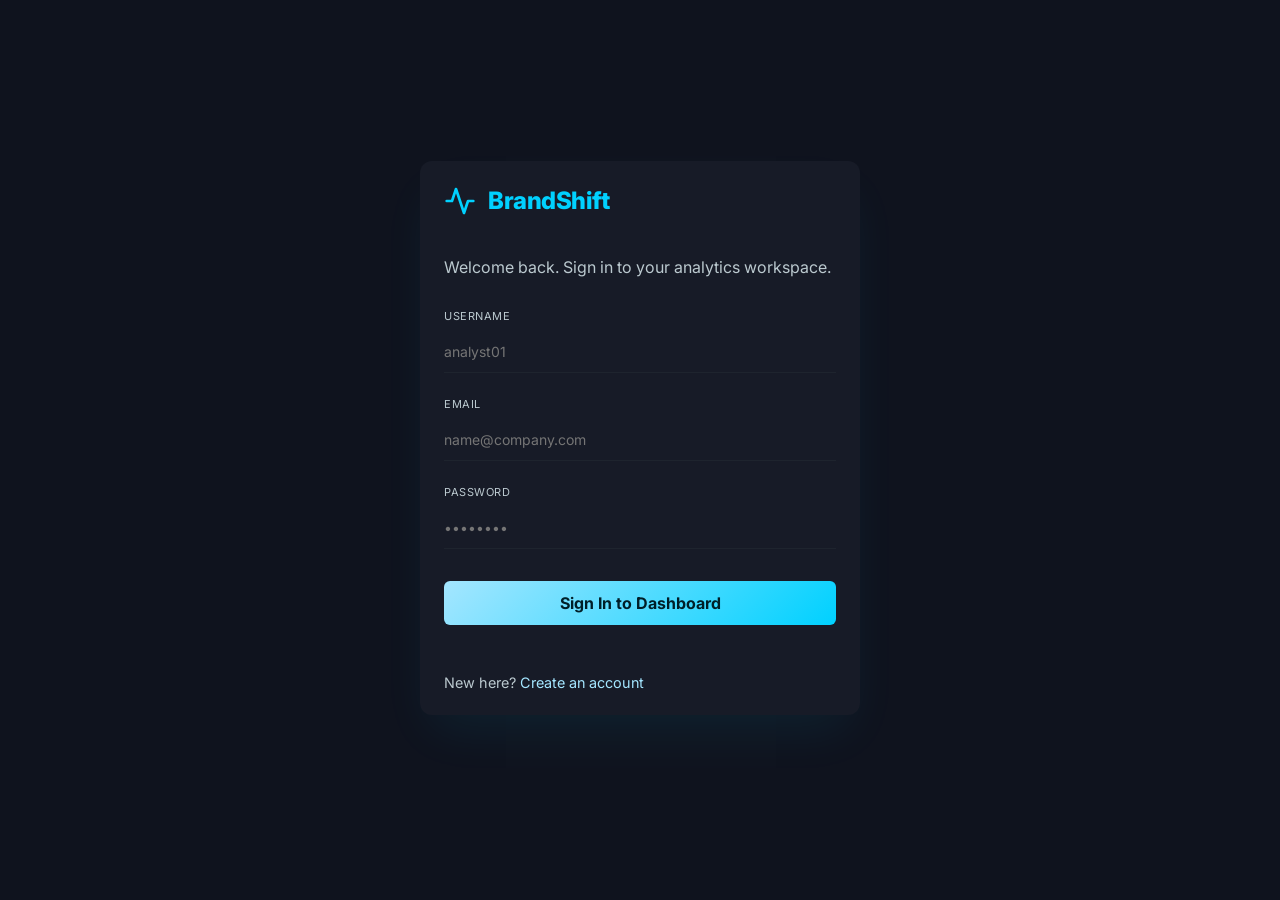
<file: src/index.html>
<!DOCTYPE html>
<html lang="en">
<head>
  <meta charset="UTF-8" />
  <meta name="viewport" content="width=device-width, initial-scale=1.0" />
  <title>BrandShift | Login</title>
  <link href="https://fonts.googleapis.com/css2?family=Inter:wght@400;500;600;700;800;900&display=swap" rel="stylesheet">
  <link href="https://fonts.googleapis.com/css2?family=Material+Symbols+Outlined:wght,FILL@100..700,0..1&display=swap" rel="stylesheet"/>
  <link rel="stylesheet" href="css/style.css">
</head>
<body>
  <div class="auth-wrapper">
    <div class="glass-panel auth-card">
      <div class="brand-header">
        <svg xmlns="http://www.w3.org/2000/svg" width="32" height="32" viewBox="0 0 24 24" fill="none" stroke="var(--primary-container)" stroke-width="2" stroke-linecap="round" stroke-linejoin="round">
          <polyline points="22 12 18 12 15 21 9 3 6 12 2 12"></polyline>
        </svg>
        <span class="brand-text">BrandShift</span>
      </div>
      <p style="color: var(--text-muted); margin-bottom: 32px;">Welcome back. Sign in to your analytics workspace.</p>

      <form id="login-form" autocomplete="on">
        <div class="form-group" style="text-align: left;">
          <label for="username" class="form-label">Username</label>
          <input id="username" name="username" type="text" class="form-input" required placeholder="analyst01" autocomplete="username" />
        </div>
        <div class="form-group" style="text-align: left;">
          <label for="email" class="form-label">Email</label>
          <input id="email" name="email" type="email" class="form-input" required placeholder="name@company.com" autocomplete="email" />
        </div>
        <div class="form-group" style="text-align: left;">
          <label for="password" class="form-label">Password</label>
          <input id="password" name="password" type="password" class="form-input" required placeholder="••••••••" autocomplete="current-password" />
        </div>

        <button type="submit" class="btn-primary" style="width: 100%; margin-top: 8px;">Sign In to Dashboard</button>
        <p id="auth-status" style="margin-top: 16px; min-height: 1.2em; font-size: 0.9rem;"></p>
      </form>

      <div style="margin-top: 16px; font-size: 0.9rem;">
         <p style="color: var(--text-muted);">New here? <a href="register.html">Create an account</a></p>
      </div>
    </div>
  </div>

  <script src="js/api.js"></script>
  <script src="js/session.js"></script>
  <script src="js/app.js"></script>
</body>
</html>
</file>
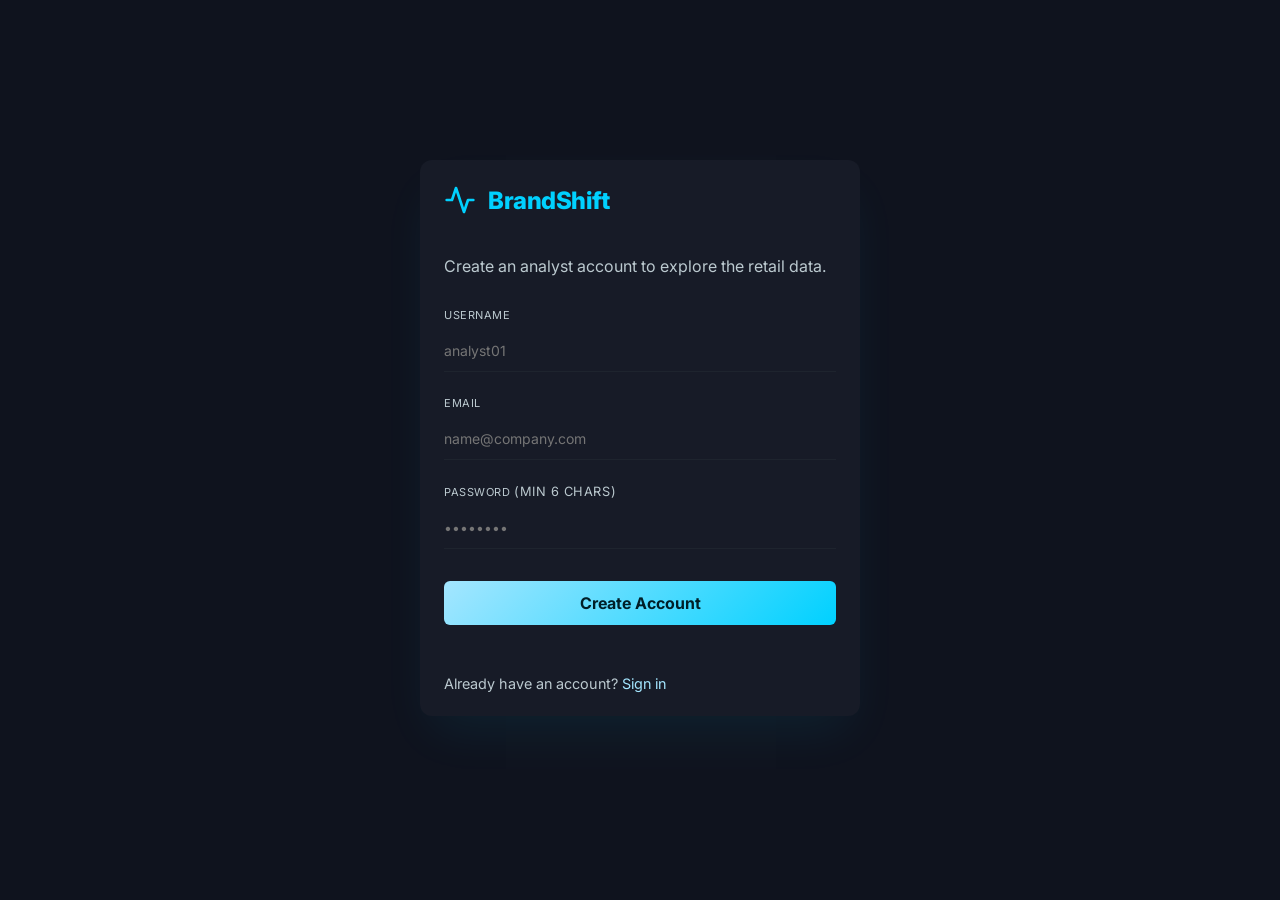
<file: src/register.html>
<!DOCTYPE html>
<html lang="en">
<head>
  <meta charset="UTF-8" />
  <meta name="viewport" content="width=device-width, initial-scale=1.0" />
  <title>BrandShift | Register</title>
  <link href="https://fonts.googleapis.com/css2?family=Inter:wght@400;500;600;700;800;900&display=swap" rel="stylesheet">
  <link href="https://fonts.googleapis.com/css2?family=Material+Symbols+Outlined:wght,FILL@100..700,0..1&display=swap" rel="stylesheet"/>
  <link rel="stylesheet" href="css/style.css">
</head>
<body>
  <div class="auth-wrapper">
    <div class="glass-panel auth-card">
      <div class="brand-header">
        <svg xmlns="http://www.w3.org/2000/svg" width="32" height="32" viewBox="0 0 24 24" fill="none" stroke="var(--primary-container)" stroke-width="2" stroke-linecap="round" stroke-linejoin="round">
          <polyline points="22 12 18 12 15 21 9 3 6 12 2 12"></polyline>
        </svg>
        <span class="brand-text">BrandShift</span>
      </div>
      <p style="color: var(--text-muted); margin-bottom: 32px;">Create an analyst account to explore the retail data.</p>

      <form id="register-form" autocomplete="on">
        <div class="form-group" style="text-align: left;">
          <label for="username" class="form-label">Username</label>
          <input id="username" name="username" type="text" class="form-input" required minlength="3" maxlength="40" placeholder="analyst01" autocomplete="username" />
        </div>
        <div class="form-group" style="text-align: left;">
          <label for="email" class="form-label">Email</label>
          <input id="email" name="email" type="email" class="form-input" required placeholder="name@company.com" autocomplete="email" />
        </div>
        <div class="form-group" style="text-align: left;">
          <label for="password" class="form-label">Password <span style="color: var(--text-muted); font-size: 0.8rem;">(min 6 chars)</span></label>
          <input id="password" name="password" type="password" class="form-input" required minlength="6" placeholder="••••••••" autocomplete="new-password" />
        </div>

        <button type="submit" class="btn-primary" style="width: 100%; margin-top: 8px;">Create Account</button>
        <p id="auth-status" style="margin-top: 16px; min-height: 1.2em; font-size: 0.9rem;"></p>
      </form>

      <div style="margin-top: 16px; font-size: 0.9rem;">
         <p style="color: var(--text-muted);">Already have an account? <a href="index.html">Sign in</a></p>
      </div>
    </div>
  </div>

  <script src="js/api.js"></script>
  <script src="js/session.js"></script>
  <script src="js/app.js"></script>
</body>
</html>
</file>
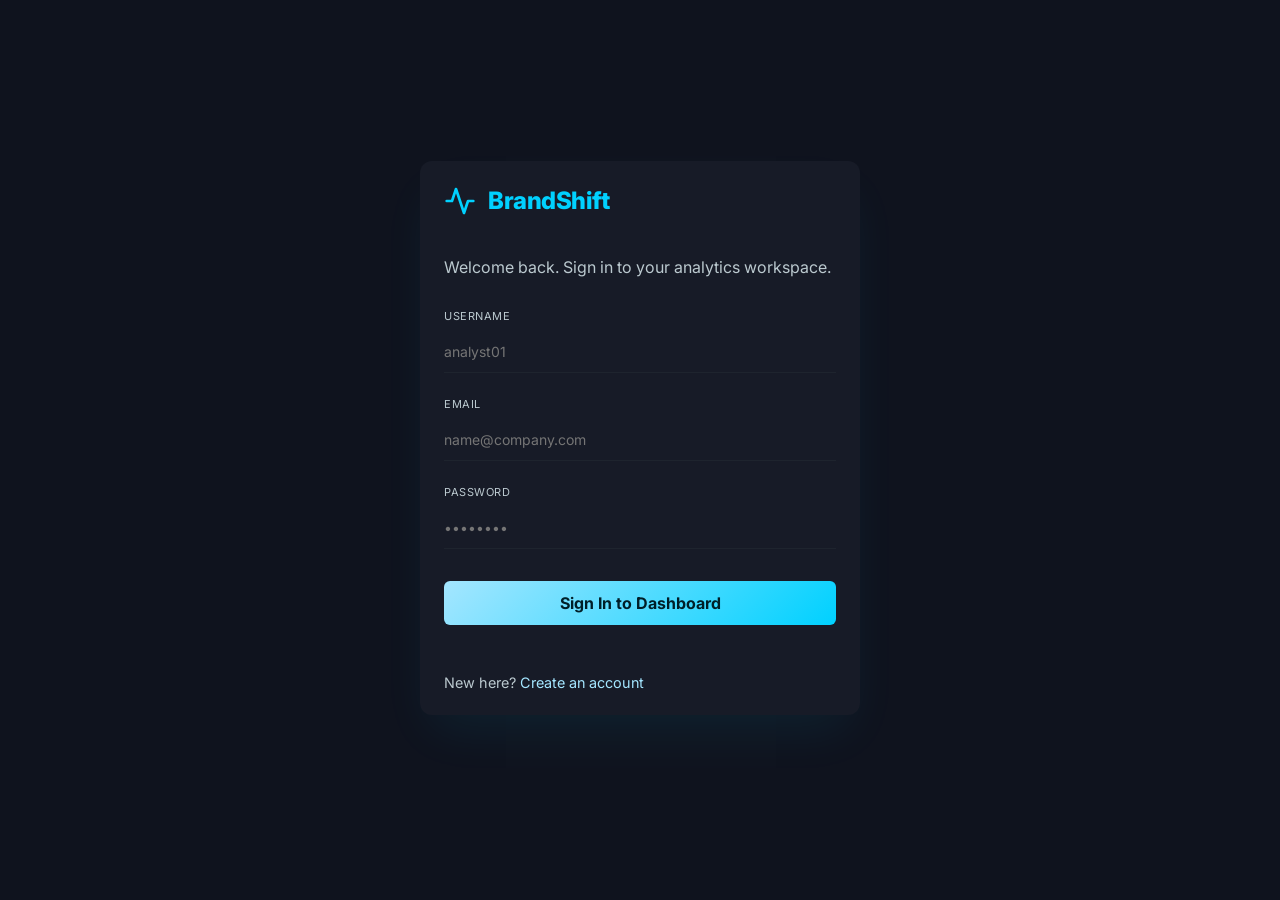
<file: src/search.html>
<!DOCTYPE html>
<html lang="en">
<head>
  <meta charset="UTF-8" />
  <meta name="viewport" content="width=device-width, initial-scale=1.0" />
  <title>BrandShift | Data Search</title>
  <link href="https://fonts.googleapis.com/css2?family=Inter:wght@400;500;600;700;800;900&display=swap" rel="stylesheet">
  <link href="https://fonts.googleapis.com/css2?family=Material+Symbols+Outlined:wght,FILL@100..700,0..1&display=swap" rel="stylesheet"/>
  <link rel="stylesheet" href="css/style.css">
</head>
<body>
  <div id="search-root" class="app-container">

    <aside class="sidebar">
      <div class="brand-header">
        <svg xmlns="http://www.w3.org/2000/svg" width="28" height="28" viewBox="0 0 24 24" fill="none" stroke="var(--primary-container)" stroke-width="2" stroke-linecap="round" stroke-linejoin="round">
          <polyline points="22 12 18 12 15 21 9 3 6 12 2 12"></polyline>
        </svg>
        <span class="brand-text">BrandShift</span>
      </div>
      <nav>
        <ul class="nav-links">
          <li><a href="dashboard.html" class="nav-item"><span class="material-symbols-outlined" style="font-variation-settings: 'FILL' 1;">dashboard</span> Dashboard</a></li>
          <li><a href="search.html" class="nav-item active"><span class="material-symbols-outlined">manage_accounts</span> Household Search</a></li>
          <li><a href="upload.html" class="nav-item"><span class="material-symbols-outlined">cloud_upload</span> Data Engine</a></li>
          <li style="margin-top: 40px;"><a href="#" data-action="logout" class="nav-item" style="color: var(--status-danger);"><span class="material-symbols-outlined">logout</span> Logout</a></li>
        </ul>
      </nav>
      <div style="margin-top: auto; font-size: 0.8rem; color: var(--text-muted);">
        Signed in as <strong id="session-user">Analyst</strong>
      </div>
    </aside>

    <main class="main-content">
      <header class="page-header">
        <h1 class="page-title">Interactive Household Pull</h1>
        <p class="page-subtitle">Query specific household transaction histories from the Azure SQL warehouse. Sorted by Basket, Date, Product, Department, Commodity as required by the 84.51° brief.</p>
      </header>

      <div class="glass-panel" style="padding: 24px; margin-bottom: 24px;">
        <form id="search-form" style="display: flex; gap: 16px; align-items: flex-end; flex-wrap: wrap;">
          <div class="form-group" style="margin-bottom: 0; flex: 1; min-width: 240px; max-width: 400px;">
            <label for="hshd_num" class="form-label">Household Number (HSHD_NUM)</label>
            <input id="hshd_num" name="hshd_num" type="number" min="1" class="form-input" placeholder="e.g. 10" required />
          </div>
          <button type="submit" class="btn-primary">Execute Query</button>
          <button type="button" id="hh10-btn" class="btn-secondary">Demo: Pull HH #10</button>
        </form>
      </div>

      <div id="results">
        <div style="text-align: center; padding: 40px; color: var(--text-muted); border: 1px dashed var(--border-glass); border-radius: 12px;">
          Enter a household number above to pull transaction data from Azure SQL.
        </div>
      </div>
    </main>

  </div>

  <script src="js/api.js"></script>
  <script src="js/session.js"></script>
  <script src="js/app.js"></script>
</body>
</html>
</file>
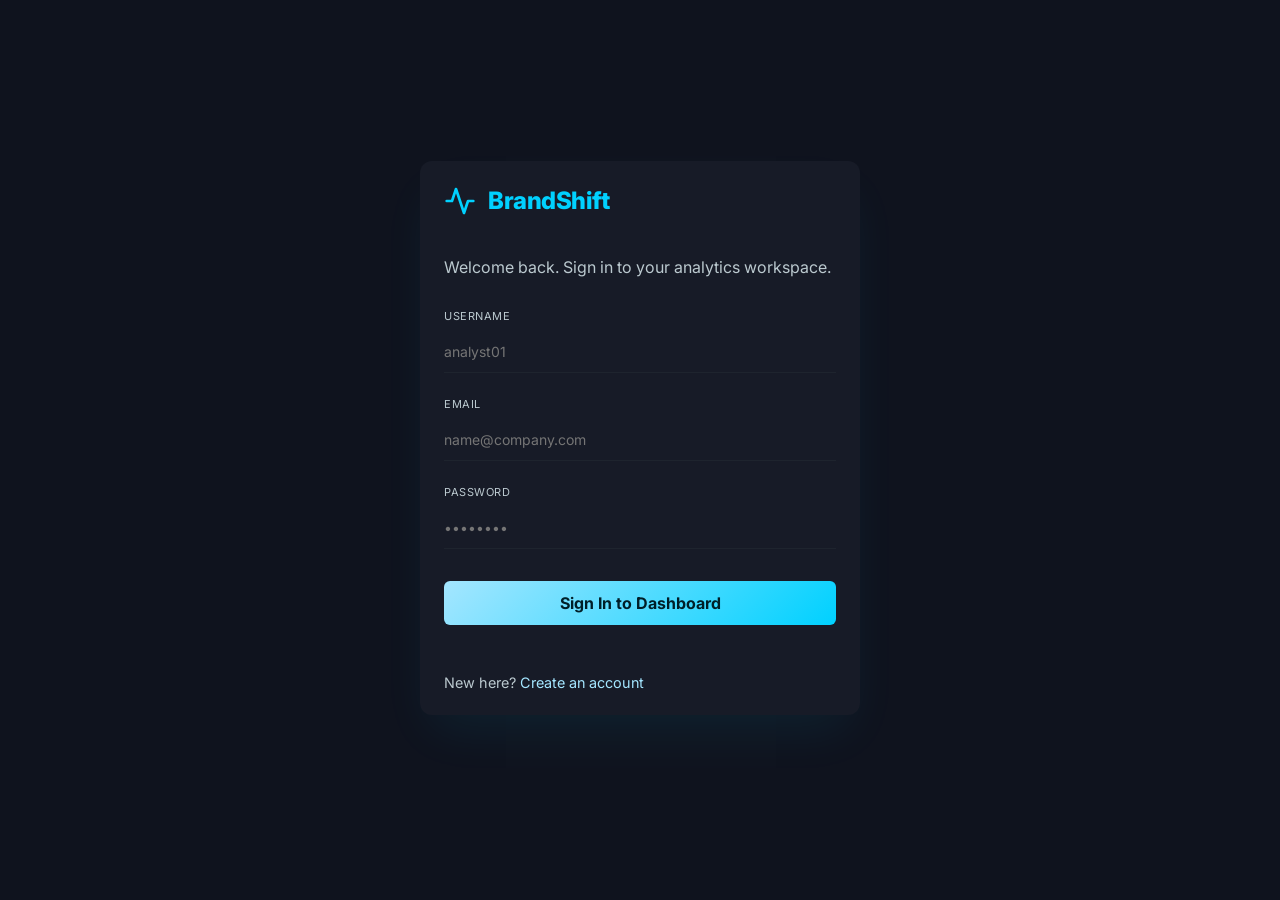
<file: src/upload.html>
<!DOCTYPE html>
<html lang="en">
<head>
  <meta charset="UTF-8" />
  <meta name="viewport" content="width=device-width, initial-scale=1.0" />
  <title>BrandShift | Data Upload</title>
  <link href="https://fonts.googleapis.com/css2?family=Inter:wght@400;500;600;700;800;900&display=swap" rel="stylesheet">
  <link href="https://fonts.googleapis.com/css2?family=Material+Symbols+Outlined:wght,FILL@100..700,0..1&display=swap" rel="stylesheet"/>
  <link rel="stylesheet" href="css/style.css">
</head>
<body>
  <div id="upload-root" class="app-container">

    <aside class="sidebar">
      <div class="brand-header">
        <svg xmlns="http://www.w3.org/2000/svg" width="28" height="28" viewBox="0 0 24 24" fill="none" stroke="var(--primary-container)" stroke-width="2" stroke-linecap="round" stroke-linejoin="round">
          <polyline points="22 12 18 12 15 21 9 3 6 12 2 12"></polyline>
        </svg>
        <span class="brand-text">BrandShift</span>
      </div>
      <nav>
        <ul class="nav-links">
          <li><a href="dashboard.html" class="nav-item"><span class="material-symbols-outlined" style="font-variation-settings: 'FILL' 1;">dashboard</span> Dashboard</a></li>
          <li><a href="search.html" class="nav-item"><span class="material-symbols-outlined">manage_accounts</span> Household Search</a></li>
          <li><a href="upload.html" class="nav-item active"><span class="material-symbols-outlined">cloud_upload</span> Data Engine</a></li>
          <li style="margin-top: 40px;"><a href="#" data-action="logout" class="nav-item" style="color: var(--status-danger);"><span class="material-symbols-outlined">logout</span> Logout</a></li>
        </ul>
      </nav>
      <div style="margin-top: auto; font-size: 0.8rem; color: var(--text-muted);">
        Signed in as <strong id="session-user">Analyst</strong>
      </div>
    </aside>

    <main class="main-content">
      <header class="page-header">
        <h1 class="page-title">Data Ingestion Engine</h1>
        <p class="page-subtitle">Refresh the warehouse with the latest Transactions, Households, and Products CSVs. File names must contain <code>transaction</code>, <code>household</code>, or <code>product</code> so the router can place them in the right table.</p>
      </header>

      <div class="glass-panel" style="padding: 32px; margin-bottom: 32px;">
        <div id="upload-area" class="upload-area" role="button" tabindex="0" aria-label="Drop CSV files here or press Enter to browse">
          <div class="upload-icon">
            <svg xmlns="http://www.w3.org/2000/svg" width="56" height="56" viewBox="0 0 24 24" fill="none" stroke="currentColor" stroke-width="2" stroke-linecap="round" stroke-linejoin="round">
              <path d="M21 15v4a2 2 0 0 1-2 2H5a2 2 0 0 1-2-2v-4"></path>
              <polyline points="17 8 12 3 7 8"></polyline>
              <line x1="12" y1="3" x2="12" y2="15"></line>
            </svg>
          </div>
          <h3 style="margin-bottom: 8px;">Drag &amp; drop CSV files here</h3>
          <p style="color: var(--text-muted); margin-bottom: 16px;">Accepted: <code>400_transactions.csv</code>, <code>400_households.csv</code>, <code>400_products.csv</code>. You can drop multiple files at once.</p>
          <button id="browse-btn" class="btn-secondary" type="button">Browse Files</button>
        </div>

        <input id="csv-file" type="file" accept=".csv,text/csv" multiple style="position:absolute; width:1px; height:1px; padding:0; margin:-1px; overflow:hidden; clip:rect(0,0,0,0); border:0;" />

        <div id="upload-status" style="margin-top: 24px;" aria-live="polite"></div>
      </div>

      <div class="glass-panel" style="padding: 24px;">
        <h3 style="margin-bottom: 12px;">How the loader works</h3>
        <ul style="color: var(--text-muted); line-height: 1.8; padding-left: 20px;">
          <li>Normalises column names the same way the initial Azure loader did (trim, replace whitespace with <code>_</code>).</li>
          <li>Replaces the existing table contents atomically (disables FKs, truncates, bulk inserts in batches of 1,000).</li>
          <li>Any upload here immediately updates the dashboard and the household search page.</li>
        </ul>
      </div>
    </main>

  </div>

  <script src="js/api.js"></script>
  <script src="js/session.js"></script>
  <script src="js/app.js"></script>
</body>
</html>
</file>
<file: src/css/style.css>
:root {
    /* Color Palette - Precision Luminary */
    --surface: #0f131e;
    --surface-container-low: #171b27;
    --surface-container-high: #262a35;
    --surface-container-highest: #313441;
    --primary: #a4e6ff;
    --primary-container: #00d1ff;
    --outline-variant: #3c494e;
    
    --on-surface: #dfe2f2;
    --on-surface-variant: #bbc9cf;
    
    --status-danger: #ffb4ab;
    --status-success: #10B981; 
    --status-warn: #F59E0B;
    
    /* Legacy Aliases */
    --text-muted: var(--on-surface-variant);
    --text-primary: var(--on-surface);
    --border-glass: rgba(60, 73, 78, 0.2);
    --accent-cyan: var(--primary-container);
    
    /* Effects */
    --shadow-ambient: 0px 24px 48px -12px rgba(0, 209, 255, 0.08);
}

* {
    margin: 0;
    padding: 0;
    box-sizing: border-box;
    font-family: 'Inter', -apple-system, BlinkMacSystemFont, sans-serif;
}

body {
    background-color: var(--surface);
    color: var(--on-surface);
    min-height: 100vh;
    display: flex;
    flex-direction: column;
}

a {
    text-decoration: none;
    color: var(--primary);
    transition: all 0.3s ease;
}

a:hover {
    color: var(--primary-container);
}

.display-lg {
    font-size: 3.5rem;
    letter-spacing: -0.02em;
    font-weight: 800;
}

.headline-md {
    font-size: 1.75rem;
    font-weight: 700;
    line-height: 1.2;
    margin-bottom: 24px;
}

.body-md {
    font-size: 0.875rem;
    color: var(--on-surface);
}

.label-sm {
    font-size: 0.6875rem;
    color: var(--on-surface-variant);
    text-transform: uppercase;
    letter-spacing: 0.05em;
}

.btn-primary {
    background: linear-gradient(135deg, var(--primary), var(--primary-container));
    color: #001f28;
    border: none;
    padding: 12px 24px;
    border-radius: 0.375rem;
    font-weight: 700;
    font-size: 1rem;
    cursor: pointer;
    transition: transform 0.2s, box-shadow 0.2s, opacity 0.2s;
    display: inline-flex;
    align-items: center;
    justify-content: center;
    gap: 8px;
}

.btn-primary:hover {
    opacity: 0.9;
    transform: translateY(-2px);
    box-shadow: 0 0 16px rgba(0, 209, 255, 0.4);
}

.btn-secondary {
    background: rgba(49, 52, 65, 0.6);
    backdrop-filter: blur(20px);
    -webkit-backdrop-filter: blur(20px);
    color: var(--on-surface);
    border: none;
    padding: 10px 20px;
    border-radius: 0.375rem;
    font-weight: 500;
    cursor: pointer;
    transition: background 0.2s;
}

.btn-secondary:hover {
    background: var(--surface-container-highest);
}

/* Forms */
.form-group {
    margin-bottom: 24px;
}

.form-label {
    display: block;
    margin-bottom: 8px;
    color: var(--on-surface-variant);
    font-size: 0.6875rem;
    text-transform: uppercase;
    letter-spacing: 0.05em;
}

.form-input {
    width: 100%;
    background: transparent;
    border: none;
    border-bottom: 1px solid rgba(60, 73, 78, 0.2); 
    padding: 12px 0;
    color: var(--on-surface);
    font-size: 0.875rem;
    transition: border-color 0.3s, box-shadow 0.3s;
}

.form-input:focus {
    outline: none;
    border-bottom-color: var(--primary-container);
    box-shadow: 0 1px 0 0 var(--primary-container);
}

/* Select inputs slightly different */
select.form-input {
    background: var(--surface-container-low);
    border: none;
    border-bottom: 1px solid rgba(60, 73, 78, 0.2);
    padding: 12px 10px;
}

/* Layout */
.app-container {
    display: flex;
    flex: 1;
    height: 100vh;
}

.sidebar {
    width: 260px;
    background: var(--surface-container-low);
    padding: 24px;
    display: flex;
    flex-direction: column;
}

.brand-header {
    font-size: 1.5rem;
    font-weight: 800;
    margin-bottom: 40px;
    display: flex;
    align-items: center;
    gap: 12px;
}

.brand-text {
    color: var(--primary-container);
    letter-spacing: -0.02em;
}

.nav-links {
    list-style: none;
    display: flex;
    flex-direction: column;
    gap: 8px;
}

.nav-item {
    display: flex;
    align-items: center;
    gap: 12px;
    padding: 12px 16px;
    border-radius: 0.375rem;
    color: var(--on-surface-variant);
    font-weight: 500;
    transition: all 0.2s;
    font-size: 0.875rem;
}

.nav-item:hover, .nav-item.active {
    background: var(--surface-container-high);
    color: var(--on-surface);
}

.nav-item.active {
    color: var(--primary-container);
}

.main-content {
    flex: 1;
    overflow-y: auto;
    padding: 48px;
    background: var(--surface);
}

.page-header {
    margin-bottom: 48px;
}

.page-title {
    font-size: 2rem;
    font-weight: 700;
    margin-bottom: 8px;
    color: var(--on-surface);
    letter-spacing: -0.02em;
}

.page-subtitle {
    color: var(--on-surface-variant);
    font-size: 0.875rem;
}

.data-table-container {
    overflow-x: auto;
}

.brand-table {
    width: 100%;
    border-collapse: collapse;
    text-align: left;
}

.brand-table th {
    padding: 16px;
    font-weight: 500;
    color: var(--on-surface-variant);
    font-size: 0.6875rem;
    text-transform: uppercase;
    letter-spacing: 0.05em;
    border-bottom: 1px solid rgba(60, 73, 78, 0.15);
}

.brand-table td {
    padding: 16px;
    font-size: 0.875rem;
    border-bottom: 1px solid rgba(60, 73, 78, 0.15);
}

.brand-table tr:hover td {
    background: var(--surface-container-highest);
}

.num { text-align: right; font-variant-numeric: tabular-nums; }

.dashboard-grid {
    display: grid;
    grid-template-columns: repeat(auto-fit, minmax(300px, 1fr));
    gap: 24px;
    margin-bottom: 32px;
}

.metric-card {
    background: var(--surface-container-low);
    border-radius: 0.75rem;
    padding: 24px;
    position: relative;
    overflow: hidden;
    transition: transform 0.2s, box-shadow 0.2s;
}
.metric-card:hover {
    box-shadow: var(--shadow-ambient);
}

.metric-title {
    color: var(--on-surface-variant);
    font-size: 0.875rem;
    font-weight: 500;
    margin-bottom: 16px;
    display: flex;
    justify-content: space-between;
}

.metric-value {
    font-size: 3rem;
    font-weight: 800;
    letter-spacing: -0.02em;
    color: var(--on-surface);
}

.metric-subtitle {
    font-size: 0.875rem;
    color: var(--on-surface-variant);
    margin-top: 8px;
    display: flex;
    align-items: center;
    gap: 8px;
}

div.glass-panel {
    background: var(--surface-container-low);
    border-radius: 0.75rem;
    padding: 24px;
    margin-bottom: 24px;
}

.chart-container {
    height: 350px;
    position: relative;
}

.badge {
    padding: 6px 12px;
    border-radius: 9999px;
    font-size: 0.75rem;
    font-weight: 600;
    display: inline-flex;
    align-items: center;
}

.badge-risk {
    background: rgba(255, 180, 171, 0.1);
    color: var(--status-danger);
}

.badge-info {
    background: rgba(0, 209, 255, 0.1);
    color: var(--primary-container);
}

.pulse-indicator {
    width: 6px;
    height: 6px;
    background: var(--primary);
    border-radius: 50%;
    box-shadow: 0 0 4px rgba(164, 230, 255, 0.8);
    display: inline-block;
    margin-right: 8px;
}

.auth-wrapper {
    display: flex;
    justify-content: center;
    align-items: center;
    height: 100vh;
    background: var(--surface);
}

.auth-card {
    width: 100%;
    max-width: 440px;
    background: var(--surface-container-low);
    padding: 48px;
    border-radius: 0.75rem;
    box-shadow: var(--shadow-ambient);
}

.upload-area {
    border: none;
    border-bottom: 2px dashed rgba(60, 73, 78, 0.4);
    border-radius: 0.75rem;
    padding: 60px;
    text-align: center;
    cursor: pointer;
    transition: all 0.3s;
    background: var(--surface-container-high);
}

.upload-area:hover, .upload-area.dragover {
    background: var(--surface-container-highest);
    border-bottom-color: var(--primary-container);
}
.upload-area:focus-visible {
    outline: 2px solid var(--primary-container);
    outline-offset: 2px;
}
.upload-area.busy { opacity: 0.8; pointer-events: none; }

.upload-icon {
    font-size: 3rem;
    color: var(--on-surface-variant);
    margin-bottom: 16px;
}

.demo-grid {
    display: grid;
    grid-template-columns: repeat(auto-fit, minmax(140px, 1fr));
    gap: 16px;
}
.demo-stat {
    background: var(--surface-container-highest);
    border-radius: 0.25rem;
    padding: 12px 16px;
    display: flex;
    flex-direction: column;
    gap: 4px;
}
.demo-label {
    font-size: 0.6875rem;
    color: var(--on-surface-variant);
    text-transform: uppercase;
    letter-spacing: 0.05em;
}
.demo-value {
    font-weight: 600;
    color: var(--on-surface);
}

.count-chip {
    display: inline-flex;
    align-items: center;
    gap: 8px;
    padding: 6px 12px;
    border-radius: 999px;
    background: var(--surface-container-highest);
    font-size: 0.8rem;
    color: var(--on-surface-variant);
    margin-right: 8px;
}

.count-chip strong {
    color: var(--primary);
    font-weight: 700;
}
.count-chip.tone-success strong { color: var(--status-success); }
.count-chip.tone-danger strong  { color: var(--status-danger); }
.count-chip.tone-warn strong    { color: var(--status-warn); }

.upload-row {
    padding: 12px 16px;
    border-radius: 0.5rem;
    background: var(--surface-container-high);
    margin-bottom: 8px;
    font-size: 0.875rem;
}
.upload-row.pending { border-left: 2px solid var(--primary-container); }
.upload-row.success { border-left: 2px solid var(--status-success); }
.upload-row.error   { border-left: 2px solid var(--status-danger); }

.demo-row {
    display: flex;
    justify-content: space-between;
    padding: 12px 0;
    font-size: 0.875rem;
    border-bottom: 1px solid rgba(60, 73, 78, 0.15);
}

.btn-secondary.small {
    padding: 6px 12px;
    font-size: 0.8rem;
}

.error { color: var(--status-danger); }

.dashboard-two-col {
    display: grid;
    grid-template-columns: repeat(auto-fit, minmax(360px, 1fr));
    gap: 24px;
    margin-bottom: 32px;
}

.chart-container.small { height: 280px; }

.section-title {
    font-weight: 700;
    font-size: 1.25rem;
    margin: 0;
    color: var(--on-surface);
}
.section-subtitle {
    font-size: 0.875rem;
    color: var(--on-surface-variant);
    margin-top: 4px;
}

.section-header {
    margin-bottom: 24px;
    display: flex;
    justify-content: space-between;
    align-items: flex-start;
    gap: 12px;
}

@media (max-width: 900px) {
    .app-container { flex-direction: column; height: auto; }
    .sidebar { width: 100%; }
    .main-content { padding: 24px; }
}
</file>
